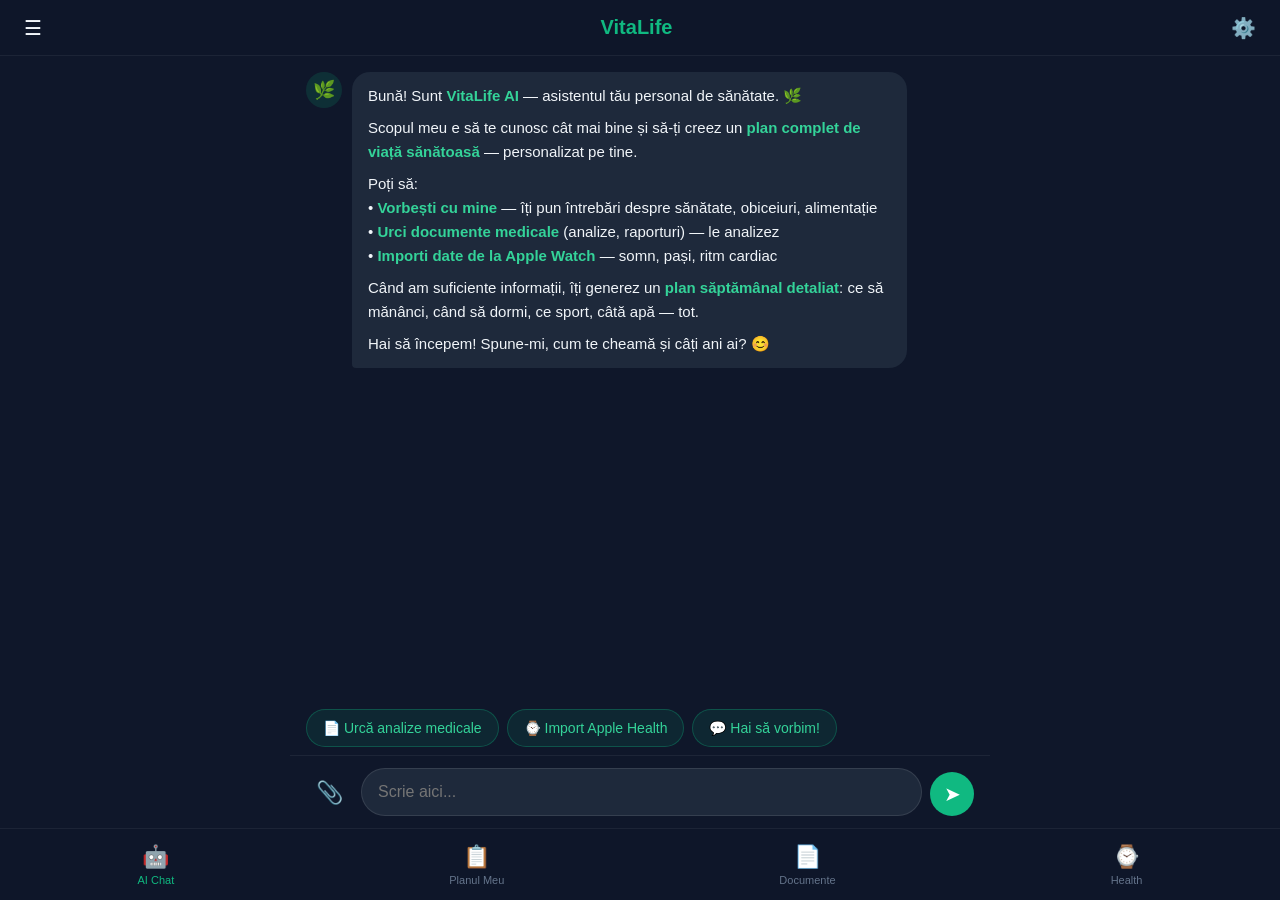
<file: index.html>
<!DOCTYPE html>
<html lang="ro">
<head>
    <meta charset="UTF-8">
    <meta name="viewport" content="width=device-width, initial-scale=1.0, user-scalable=no">
    <meta name="theme-color" content="#10b981">
    <meta name="apple-mobile-web-app-capable" content="yes">
    <meta name="apple-mobile-web-app-status-bar-style" content="black-translucent">
    <title>VitaLife - AI Health Advisor</title>
    <link rel="manifest" href="manifest.json">
    <link rel="icon" type="image/svg+xml" href="assets/icon.svg">
    <link rel="apple-touch-icon" href="assets/icon-192.png">
    <link rel="stylesheet" href="css/style.css">
</head>
<body>
    <!-- Splash -->
    <div id="splash" class="splash">
        <div class="splash-content">
            <div class="splash-icon">🌿</div>
            <h1>VitaLife</h1>
            <p>AI-ul tău personal de sănătate</p>
            <div class="loader"></div>
        </div>
    </div>

    <!-- App -->
    <div id="app" class="app hidden">
        <!-- Header -->
        <header class="header">
            <button id="menu-btn" class="icon-btn">☰</button>
            <h1 id="page-title">VitaLife</h1>
            <button id="settings-btn" class="icon-btn">⚙️</button>
        </header>

        <!-- Side Menu -->
        <div id="side-menu" class="side-menu hidden">
            <div class="menu-overlay" id="menu-overlay"></div>
            <div class="menu-panel">
                <div class="menu-header">
                    <div class="menu-logo">🌿</div>
                    <h2>VitaLife</h2>
                </div>
                <nav class="menu-nav">
                    <button class="menu-item active" data-page="chat">
                        <span>🤖</span> Conversație AI
                    </button>
                    <button class="menu-item" data-page="plan">
                        <span>📋</span> Planul Meu
                    </button>
                    <button class="menu-item" data-page="documents">
                        <span>📄</span> Documente Medicale
                    </button>
                    <button class="menu-item" data-page="health-data">
                        <span>⌚</span> Date Apple Health
                    </button>
                    <button class="menu-item" data-page="settings">
                        <span>⚙️</span> Setări
                    </button>
                </nav>
                <div class="menu-footer">
                    <p>Toate datele sunt stocate local pe telefonul tău.</p>
                </div>
            </div>
        </div>

        <!-- Pages -->
        <main class="main-content">

            <!-- AI Chat - Main Screen -->
            <section id="page-chat" class="page active">
                <div class="chat-container">
                    <div class="chat-messages" id="chat-messages"></div>

                    <div class="chat-actions" id="chat-actions"></div>

                    <div class="chat-input-area">
                        <button id="attach-btn" class="icon-btn attach-btn">📎</button>
                        <textarea id="chat-input" placeholder="Scrie aici..." rows="1"></textarea>
                        <button id="chat-send" class="send-btn">➤</button>
                    </div>
                </div>
            </section>

            <!-- Weekly Plan -->
            <section id="page-plan" class="page">
                <div id="plan-empty" class="empty-state">
                    <div class="empty-icon">📋</div>
                    <h3>Niciun plan generat încă</h3>
                    <p>Vorbește cu AI-ul, urcă-ți documentele medicale, și cere-i să-ți creeze planul săptămânal.</p>
                    <button class="btn btn-primary" id="go-to-chat">🤖 Începe conversația</button>
                </div>
                <div id="plan-content" class="plan-content hidden">
                    <div class="plan-header">
                        <h2>Planul Meu Săptămânal</h2>
                        <p class="plan-date" id="plan-date"></p>
                    </div>
                    <div class="plan-days" id="plan-days"></div>
                    <div class="plan-actions">
                        <button class="btn btn-small" id="regenerate-plan">🔄 Regenerează planul</button>
                        <button class="btn btn-small" id="export-plan">📥 Exportă PDF</button>
                    </div>
                </div>
            </section>

            <!-- Documents -->
            <section id="page-documents" class="page">
                <div class="section-intro">
                    <h2>Documente Medicale</h2>
                    <p>Urcă analize, raporturi medicale, rețete. AI-ul le va analiza și va ține cont de ele în recomandări.</p>
                </div>

                <div class="upload-area" id="upload-area">
                    <div class="upload-icon">📄</div>
                    <p>Apasă pentru a încărca documente</p>
                    <p class="upload-hint">PDF, imagini, text</p>
                    <input type="file" id="file-input" multiple accept=".pdf,.jpg,.jpeg,.png,.doc,.docx,.txt" hidden>
                </div>

                <div class="documents-list" id="documents-list">
                    <p class="empty-hint">Niciun document încărcat</p>
                </div>
            </section>

            <!-- Apple Health Data -->
            <section id="page-health-data" class="page">
                <div class="section-intro">
                    <h2>Date Apple Health</h2>
                    <p>Exportă datele din aplicația Health de pe iPhone și urcă-le aici. AI-ul va analiza somnul, activitatea, ritmul cardiac și alte date de la Apple Watch.</p>
                </div>

                <div class="health-export-guide">
                    <h3>Cum exporti datele:</h3>
                    <ol>
                        <li>Deschide aplicația <strong>Health</strong> pe iPhone</li>
                        <li>Apasă pe poza ta de profil (dreapta sus)</li>
                        <li>Scroll jos → <strong>Export All Health Data</strong></li>
                        <li>Salvează fișierul ZIP</li>
                        <li>Urcă-l aici ↓</li>
                    </ol>
                </div>

                <div class="upload-area" id="health-upload-area">
                    <div class="upload-icon">⌚</div>
                    <p>Urcă export.zip din Health</p>
                    <input type="file" id="health-file-input" accept=".zip,.xml" hidden>
                </div>

                <div id="health-summary" class="health-summary hidden">
                    <h3>📊 Rezumat date Health</h3>
                    <div id="health-stats"></div>
                </div>
            </section>

            <!-- Settings -->
            <section id="page-settings" class="page">
                <div class="section-intro">
                    <h2>Setări</h2>
                </div>

                <div class="settings-list">
                    <div class="setting-item">
                        <label for="api-key">OpenAI API Key</label>
                        <div class="setting-input-row">
                            <input type="password" id="api-key" placeholder="sk-...">
                            <button id="save-api-key" class="btn btn-small">Salvează</button>
                        </div>
                        <p class="setting-hint">Cheia este stocată doar local pe telefonul tău. Ai nevoie de un cont pe platform.openai.com</p>
                    </div>

                    <div class="setting-item">
                        <label for="ai-model">Model AI</label>
                        <select id="ai-model">
                            <option value="gpt-4o-mini">GPT-4o Mini (rapid, ieftin)</option>
                            <option value="gpt-4o">GPT-4o (avansat)</option>
                            <option value="gpt-4.1-mini">GPT-4.1 Mini</option>
                            <option value="gpt-4.1">GPT-4.1 (avansat)</option>
                            <option value="gpt-5.4">GPT-5.4 (cel mai avansat)</option>
                            <option value="o3">o3 (reasoning)</option>
                            <option value="o4-mini">o4-mini (reasoning rapid)</option>
                        </select>
                    </div>

                    <div class="setting-item">
                        <label>Date aplicație</label>
                        <button id="export-data" class="btn btn-small">📥 Exportă backup</button>
                        <button id="import-data" class="btn btn-small">📤 Importă backup</button>
                        <input type="file" id="import-file" accept=".json" hidden>
                        <button id="clear-chat" class="btn btn-small btn-danger">🗑️ Șterge conversația</button>
                        <button id="clear-all" class="btn btn-small btn-danger">⚠️ Resetează tot</button>
                    </div>
                </div>
            </section>

        </main>

        <!-- Bottom Nav (simplified) -->
        <nav class="bottom-nav">
            <button class="nav-item active" data-page="chat">
                <span class="nav-icon">🤖</span>
                <span class="nav-label">AI Chat</span>
            </button>
            <button class="nav-item" data-page="plan">
                <span class="nav-icon">📋</span>
                <span class="nav-label">Planul Meu</span>
            </button>
            <button class="nav-item" data-page="documents">
                <span class="nav-icon">📄</span>
                <span class="nav-label">Documente</span>
            </button>
            <button class="nav-item" data-page="health-data">
                <span class="nav-icon">⌚</span>
                <span class="nav-label">Health</span>
            </button>
        </nav>
    </div>

    <!-- Document View Modal -->
    <div id="doc-modal" class="modal hidden">
        <div class="modal-content modal-large">
            <div class="modal-header">
                <h3 id="doc-modal-title">Document</h3>
                <button class="modal-close" data-close="doc-modal">&times;</button>
            </div>
            <div id="doc-modal-body"></div>
        </div>
    </div>

    <!-- File picker for chat attach -->
    <input type="file" id="chat-file-input" multiple accept=".pdf,.jpg,.jpeg,.png,.doc,.docx,.txt" hidden>

    <script src="js/storage.js"></script>
    <script src="js/documents.js"></script>
    <script src="js/health-import.js"></script>
    <script src="js/ai.js"></script>
    <script src="js/plan.js"></script>
    <script src="js/app.js"></script>
    <script>
    if ('serviceWorker' in navigator) {
        navigator.serviceWorker.register('./sw.js')
            .then(() => console.log('SW ok'))
            .catch(e => console.log('SW err:', e));
    }
    </script>
</body>
</html>
</file>
<file: css/style.css>
/* ===== VitaLife v2 - AI Health Advisor ===== */

:root {
    --primary: #10b981;
    --primary-dark: #059669;
    --primary-light: #34d399;
    --bg: #0f172a;
    --bg-card: #1e293b;
    --bg-card-hover: #334155;
    --bg-input: #1e293b;
    --text: #f1f5f9;
    --text-muted: #94a3b8;
    --text-dim: #64748b;
    --danger: #ef4444;
    --warning: #f59e0b;
    --info: #3b82f6;
    --radius: 16px;
    --radius-sm: 10px;
    --nav-height: 72px;
    --header-height: 56px;
}

* { margin: 0; padding: 0; box-sizing: border-box; -webkit-tap-highlight-color: transparent; }

body {
    font-family: -apple-system, BlinkMacSystemFont, 'Segoe UI', Roboto, sans-serif;
    background: var(--bg);
    color: var(--text);
    min-height: 100dvh;
    overflow-x: hidden;
    -webkit-font-smoothing: antialiased;
}

.hidden { display: none !important; }

/* ===== Splash ===== */
.splash {
    position: fixed; inset: 0; display: flex; align-items: center;
    justify-content: center; background: var(--bg); z-index: 1000;
    transition: opacity 0.5s, visibility 0.5s;
}
.splash.fade-out { opacity: 0; visibility: hidden; }
.splash-content { text-align: center; }
.splash-icon { font-size: 64px; margin-bottom: 16px; animation: pulse 1.5s infinite; }
.splash h1 { font-size: 36px; font-weight: 700; color: var(--primary); margin-bottom: 8px; }
.splash p { color: var(--text-muted); margin-bottom: 24px; }
.loader {
    width: 40px; height: 40px; border: 3px solid var(--bg-card);
    border-top-color: var(--primary); border-radius: 50%;
    animation: spin 0.8s linear infinite; margin: 0 auto;
}
@keyframes spin { to { transform: rotate(360deg); } }
@keyframes pulse { 0%,100% { transform: scale(1); } 50% { transform: scale(1.1); } }

/* ===== Header ===== */
.header {
    position: fixed; top: 0; left: 0; right: 0; height: var(--header-height);
    display: flex; align-items: center; justify-content: space-between;
    padding: 0 16px; background: rgba(15,23,42,0.92);
    backdrop-filter: blur(12px); -webkit-backdrop-filter: blur(12px);
    z-index: 100; border-bottom: 1px solid rgba(255,255,255,0.06);
}
.header h1 { font-size: 20px; font-weight: 700; color: var(--primary); }
.icon-btn {
    background: none; border: none; font-size: 20px; cursor: pointer;
    padding: 8px; border-radius: 50%; color: var(--text); transition: background 0.2s;
}
.icon-btn:hover { background: var(--bg-card); }

/* ===== Side Menu ===== */
.menu-overlay {
    position: fixed; inset: 0; background: rgba(0,0,0,0.5); z-index: 150;
}
.menu-panel {
    position: fixed; top: 0; left: 0; bottom: 0; width: 280px;
    background: var(--bg-card); z-index: 151; padding: 24px;
    display: flex; flex-direction: column;
    animation: slideRight 0.3s ease;
}
@keyframes slideRight { from { transform: translateX(-100%); } to { transform: translateX(0); } }
.menu-header { display: flex; align-items: center; gap: 12px; margin-bottom: 32px; padding-top: 16px; }
.menu-logo { font-size: 32px; }
.menu-header h2 { font-size: 22px; color: var(--primary); }
.menu-nav { flex: 1; display: flex; flex-direction: column; gap: 4px; }
.menu-item {
    display: flex; align-items: center; gap: 12px; padding: 14px 16px;
    border: none; background: none; color: var(--text-muted);
    font-size: 15px; border-radius: var(--radius-sm); cursor: pointer;
    transition: all 0.2s; text-align: left;
}
.menu-item:hover, .menu-item.active { background: rgba(16,185,129,0.1); color: var(--primary-light); }
.menu-item span { font-size: 20px; }
.menu-footer { padding-top: 16px; border-top: 1px solid rgba(255,255,255,0.06); }
.menu-footer p { font-size: 12px; color: var(--text-dim); }

/* ===== Main Content ===== */
.main-content {
    position: fixed;
    top: var(--header-height);
    bottom: var(--nav-height);
    left: 0;
    right: 0;
    overflow: hidden;
}
.page { display: none; height: 100%; overflow-y: auto; }
.page.active { display: flex; flex-direction: column; animation: fadeIn 0.3s ease; }
@keyframes fadeIn { from { opacity: 0; } to { opacity: 1; } }

/* ===== Bottom Nav ===== */
.bottom-nav {
    position: fixed; bottom: 0; left: 0; right: 0; height: var(--nav-height);
    display: flex; align-items: center; justify-content: space-around;
    background: rgba(15,23,42,0.95); backdrop-filter: blur(12px);
    -webkit-backdrop-filter: blur(12px);
    border-top: 1px solid rgba(255,255,255,0.06);
    padding-bottom: env(safe-area-inset-bottom, 0); z-index: 100;
}
.nav-item {
    display: flex; flex-direction: column; align-items: center; gap: 4px;
    background: none; border: none; color: var(--text-dim); font-size: 11px;
    cursor: pointer; padding: 8px 16px; border-radius: var(--radius-sm); transition: all 0.2s;
}
.nav-item .nav-icon { font-size: 22px; }
.nav-item.active { color: var(--primary); }

/* ===== Chat (Main Screen) ===== */
.chat-container {
    flex: 1; display: flex; flex-direction: column; max-width: 700px;
    margin: 0 auto; width: 100%; height: 100%; overflow: hidden;
}
.chat-messages {
    flex: 1; overflow-y: auto; padding: 16px; display: flex;
    flex-direction: column; gap: 16px; min-height: 0;
}
.message { display: flex; gap: 10px; max-width: 90%; animation: msgIn 0.3s ease; }
@keyframes msgIn { from { opacity: 0; transform: translateY(10px); } to { opacity: 1; transform: translateY(0); } }
.message.bot { align-self: flex-start; }
.message.user { align-self: flex-end; flex-direction: row-reverse; }
.msg-avatar {
    width: 36px; height: 36px; border-radius: 50%; display: flex;
    align-items: center; justify-content: center; font-size: 18px;
    flex-shrink: 0; background: var(--bg-card);
}
.message.bot .msg-avatar { background: rgba(16,185,129,0.15); }
.message.user .msg-avatar { background: rgba(59,130,246,0.15); }
.msg-bubble {
    padding: 12px 16px; border-radius: 18px; font-size: 15px; line-height: 1.6;
}
.message.bot .msg-bubble {
    background: var(--bg-card); border-bottom-left-radius: 4px;
}
.message.user .msg-bubble {
    background: var(--primary); color: #fff; border-bottom-right-radius: 4px;
}
.msg-bubble p { margin-bottom: 8px; }
.msg-bubble p:last-child { margin-bottom: 0; }
.msg-bubble ul, .msg-bubble ol { margin: 8px 0; padding-left: 20px; }
.msg-bubble li { margin-bottom: 4px; }
.msg-bubble strong { color: var(--primary-light); }
.message.user .msg-bubble strong { color: #fff; }
.msg-bubble h3, .msg-bubble h4 { margin: 12px 0 6px; color: var(--primary-light); }
.msg-bubble code { background: rgba(0,0,0,0.3); padding: 2px 6px; border-radius: 4px; font-size: 13px; }

.msg-attachment {
    display: flex; align-items: center; gap: 8px;
    background: rgba(0,0,0,0.2); padding: 8px 12px; border-radius: 8px;
    margin-top: 8px; font-size: 13px;
}
.msg-attachment-icon { font-size: 18px; }

.typing-indicator {
    display: flex; gap: 5px; padding: 14px 18px;
}
.typing-indicator span {
    width: 8px; height: 8px; border-radius: 50%; background: var(--text-dim);
    animation: typing 1.4s infinite;
}
.typing-indicator span:nth-child(2) { animation-delay: 0.2s; }
.typing-indicator span:nth-child(3) { animation-delay: 0.4s; }
@keyframes typing {
    0%,60%,100% { opacity: 0.3; transform: translateY(0); }
    30% { opacity: 1; transform: translateY(-4px); }
}

/* Chat actions (quick reply buttons) */
.chat-actions {
    display: flex; flex-wrap: wrap; gap: 8px; padding: 8px 16px;
    max-width: 700px; margin: 0 auto; width: 100%;
    flex-shrink: 0;
}
.chat-action-btn {
    padding: 10px 16px; background: rgba(16,185,129,0.1);
    border: 1px solid rgba(16,185,129,0.3); border-radius: 24px;
    color: var(--primary-light); font-size: 14px; cursor: pointer;
    transition: all 0.2s; white-space: nowrap;
}
.chat-action-btn:hover { background: rgba(16,185,129,0.2); }
.chat-action-btn:active { transform: scale(0.96); }

/* Chat input */
.chat-input-area {
    display: flex; align-items: flex-end; gap: 8px; padding: 12px 16px;
    border-top: 1px solid rgba(255,255,255,0.06);
    background: var(--bg);
    flex-shrink: 0;
}
.chat-input-area textarea {
    flex: 1; padding: 12px 16px; background: var(--bg-card);
    border: 1px solid rgba(255,255,255,0.1); border-radius: 24px;
    color: var(--text); font-size: 16px; font-family: inherit;
    max-height: 120px; resize: none; line-height: 1.4;
}
.chat-input-area textarea:focus { outline: none; border-color: var(--primary); }
.attach-btn { font-size: 22px; padding: 10px; }
.send-btn {
    width: 44px; height: 44px; border-radius: 50%; border: none;
    background: var(--primary); color: #fff; font-size: 20px;
    cursor: pointer; flex-shrink: 0; display: flex; align-items: center;
    justify-content: center; transition: all 0.2s;
}
.send-btn:active { transform: scale(0.9); }
.send-btn:disabled { opacity: 0.4; }

/* ===== Plan Page ===== */
.plan-content {
    overflow-y: auto; padding: 16px;
}
.plan-header { margin-bottom: 20px; }
.plan-header h2 { font-size: 22px; margin-bottom: 4px; }
.plan-date { color: var(--text-muted); font-size: 14px; }

.plan-days { display: flex; flex-direction: column; gap: 16px; }
.plan-day {
    background: var(--bg-card); border-radius: var(--radius); overflow: hidden;
}
.plan-day-header {
    padding: 14px 16px; background: rgba(16,185,129,0.1);
    font-weight: 700; font-size: 16px; color: var(--primary-light);
    display: flex; justify-content: space-between; align-items: center;
    cursor: pointer;
}
.plan-day-header .toggle { transition: transform 0.2s; }
.plan-day-header.collapsed .toggle { transform: rotate(-90deg); }
.plan-day-body { padding: 16px; }
.plan-day-body.collapsed { display: none; }

.plan-section { margin-bottom: 16px; }
.plan-section:last-child { margin-bottom: 0; }
.plan-section-title {
    font-size: 13px; font-weight: 600; color: var(--text-muted);
    text-transform: uppercase; letter-spacing: 0.5px; margin-bottom: 8px;
    display: flex; align-items: center; gap: 6px;
}
.plan-item {
    padding: 8px 0; font-size: 14px; line-height: 1.5;
    border-bottom: 1px solid rgba(255,255,255,0.04);
}
.plan-item:last-child { border-bottom: none; }
.plan-item .time { color: var(--primary-light); font-weight: 600; margin-right: 8px; }

.plan-actions {
    display: flex; gap: 8px; padding: 16px; flex-wrap: wrap;
}

/* ===== Documents ===== */
.section-intro {
    padding: 16px; padding-bottom: 8px;
}
.section-intro h2 { font-size: 22px; margin-bottom: 6px; }
.section-intro p { color: var(--text-muted); font-size: 14px; line-height: 1.5; }

.upload-area {
    border: 2px dashed rgba(255,255,255,0.15); border-radius: var(--radius);
    padding: 32px 20px; text-align: center; cursor: pointer;
    transition: all 0.2s; margin: 16px;
}
.upload-area:hover, .upload-area.drag-over { border-color: var(--primary); background: rgba(16,185,129,0.05); }
.upload-icon { font-size: 40px; margin-bottom: 8px; }
.upload-area p { color: var(--text-muted); font-size: 14px; }
.upload-hint { font-size: 12px !important; margin-top: 4px; color: var(--text-dim) !important; }

.documents-list { padding: 0 16px; display: flex; flex-direction: column; gap: 8px; }
.doc-item {
    display: flex; align-items: center; gap: 12px; background: var(--bg-card);
    padding: 14px 16px; border-radius: var(--radius-sm); transition: background 0.2s;
}
.doc-icon { font-size: 24px; }
.doc-info { flex: 1; min-width: 0; }
.doc-name { font-weight: 600; font-size: 14px; white-space: nowrap; overflow: hidden; text-overflow: ellipsis; }
.doc-meta { font-size: 12px; color: var(--text-muted); margin-top: 2px; }
.doc-status { font-size: 11px; margin-top: 2px; }
.doc-status.analyzed { color: var(--primary-light); }
.doc-status.pending { color: var(--warning); }
.doc-actions { display: flex; gap: 4px; }
.doc-action-btn { background: none; border: none; font-size: 16px; cursor: pointer; padding: 6px; }

.empty-hint { text-align: center; color: var(--text-dim); padding: 20px; font-size: 14px; }

/* ===== Health Import ===== */
.health-export-guide {
    margin: 16px; padding: 20px; background: var(--bg-card);
    border-radius: var(--radius); border-left: 3px solid var(--primary);
}
.health-export-guide h3 { font-size: 15px; margin-bottom: 12px; color: var(--primary-light); }
.health-export-guide ol { padding-left: 20px; }
.health-export-guide li { margin-bottom: 8px; font-size: 14px; color: var(--text-muted); line-height: 1.5; }

.health-summary {
    margin: 16px; padding: 20px; background: var(--bg-card); border-radius: var(--radius);
}
.health-summary h3 { margin-bottom: 12px; }
.health-stat {
    display: flex; justify-content: space-between; padding: 10px 0;
    border-bottom: 1px solid rgba(255,255,255,0.04); font-size: 14px;
}
.health-stat:last-child { border-bottom: none; }
.health-stat-label { color: var(--text-muted); }
.health-stat-value { font-weight: 600; }

/* ===== Settings ===== */
.settings-list { padding: 0 16px; display: flex; flex-direction: column; gap: 12px; }
.setting-item { background: var(--bg-card); border-radius: var(--radius-sm); padding: 16px; }
.setting-item > label { display: block; font-weight: 600; margin-bottom: 10px; }
.setting-input-row { display: flex; gap: 8px; }
.setting-input-row input { flex: 1; }
.setting-hint { font-size: 12px; color: var(--text-dim); margin-top: 8px; line-height: 1.4; }

input[type="text"], input[type="number"], input[type="password"], select, textarea {
    width: 100%; padding: 12px 16px; background: var(--bg-input);
    border: 1px solid rgba(255,255,255,0.1); border-radius: var(--radius-sm);
    color: var(--text); font-size: 16px; font-family: inherit; transition: border-color 0.2s;
}
input:focus, select:focus, textarea:focus { outline: none; border-color: var(--primary); }

/* ===== Buttons ===== */
.btn {
    display: inline-flex; align-items: center; justify-content: center; gap: 8px;
    padding: 14px 24px; border: none; border-radius: var(--radius-sm);
    font-size: 16px; font-weight: 600; cursor: pointer; transition: all 0.2s;
}
.btn-primary { background: var(--primary); color: #fff; width: 100%; }
.btn-primary:hover { background: var(--primary-dark); }
.btn-primary:active { transform: scale(0.98); }
.btn-small { padding: 10px 16px; font-size: 14px; width: auto; background: var(--bg-card); color: var(--text); }
.btn-danger { background: rgba(239,68,68,0.1); color: var(--danger); }
.btn-small + .btn-small { margin-top: 8px; }

/* ===== Empty State ===== */
.empty-state {
    display: flex; flex-direction: column; align-items: center;
    justify-content: center; padding: 40px; text-align: center; flex: 1;
}
.empty-icon { font-size: 64px; margin-bottom: 16px; }
.empty-state h3 { font-size: 20px; margin-bottom: 8px; }
.empty-state p { color: var(--text-muted); font-size: 14px; line-height: 1.5; max-width: 300px; margin-bottom: 24px; }

/* ===== Modal ===== */
.modal {
    position: fixed; inset: 0; background: rgba(0,0,0,0.7);
    display: flex; align-items: flex-end; justify-content: center; z-index: 200;
}
.modal-content {
    background: var(--bg-card); border-radius: var(--radius) var(--radius) 0 0;
    padding: 24px; width: 100%; max-width: 600px; max-height: 85dvh; overflow-y: auto;
    animation: slideUp 0.3s ease;
}
.modal-large { max-height: 90dvh; }
@keyframes slideUp { from { transform: translateY(100%); } to { transform: translateY(0); } }
.modal-header { display: flex; justify-content: space-between; align-items: center; margin-bottom: 20px; }
.modal-close { background: none; border: none; color: var(--text-muted); font-size: 28px; cursor: pointer; }

/* ===== Toast ===== */
.toast {
    position: fixed; bottom: calc(var(--nav-height) + 16px); left: 50%;
    transform: translateX(-50%) translateY(100px);
    background: var(--bg-card); color: var(--text); padding: 12px 24px;
    border-radius: 24px; font-size: 14px; font-weight: 500;
    box-shadow: 0 4px 24px rgba(0,0,0,0.3); border: 1px solid rgba(255,255,255,0.1);
    z-index: 300; transition: transform 0.3s ease; white-space: nowrap;
}
.toast.show { transform: translateX(-50%) translateY(0); }
.toast.success { border-color: var(--primary); }
.toast.error { border-color: var(--danger); }

::-webkit-scrollbar { width: 4px; }
::-webkit-scrollbar-track { background: transparent; }
::-webkit-scrollbar-thumb { background: var(--bg-card-hover); border-radius: 2px; }
</file>
